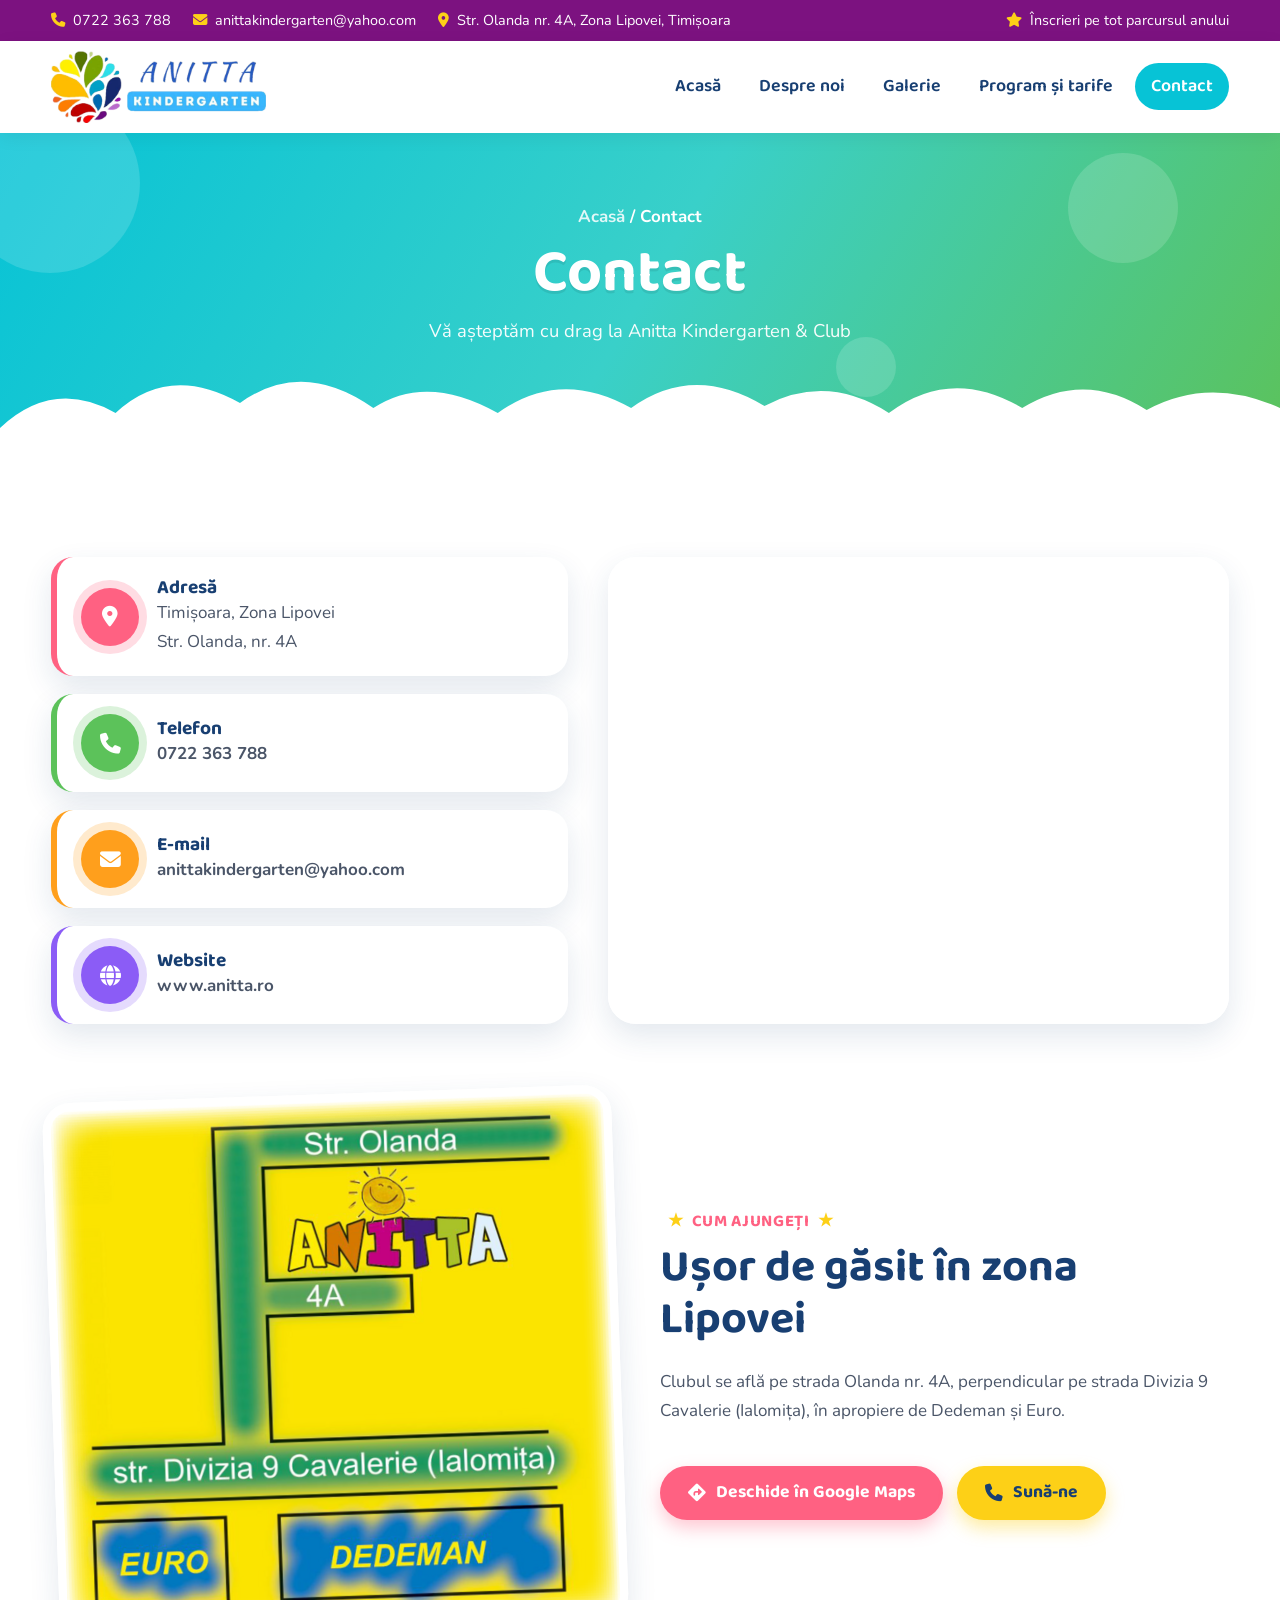
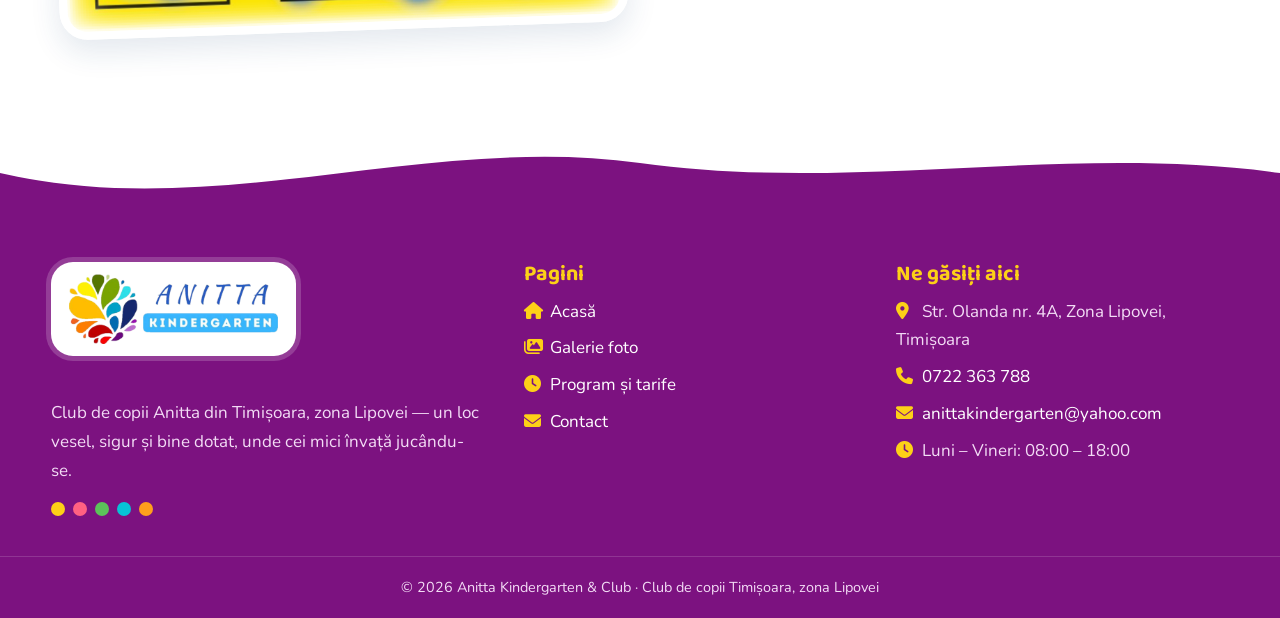
<file: contact.html>
<!DOCTYPE html>
<html lang="ro">
<head>
<meta charset="utf-8">
<meta name="viewport" content="width=device-width, initial-scale=1">
<title>Contact – Club de copii Anitta Timișoara</title>
<meta name="description" content="Contact Club de copii Anitta Timișoara: Str. Olanda nr. 4A, zona Lipovei. Telefon 0722 363 788.">
<meta name="keywords" content="club copii, grădiniță, timișoara, lipovei, calea lipovei, anitta">
<meta property="og:title" content="Contact – Club de copii Anitta Timișoara">
<meta property="og:description" content="Contact Club de copii Anitta Timișoara: Str. Olanda nr. 4A, zona Lipovei. Telefon 0722 363 788.">
<meta property="og:image" content="assets/img/galerie/despre-noi/a2.jpg">
<link rel="icon" href="assets/img/favicon-32.png" type="image/png" sizes="32x32">
<link rel="apple-touch-icon" href="assets/img/anitta-kindergarten-icon.png">
<link rel="preconnect" href="https://fonts.googleapis.com">
<link rel="preconnect" href="https://fonts.gstatic.com" crossorigin>
<link href="https://fonts.googleapis.com/css2?family=Baloo+2:wght@500;600;700;800&family=Nunito:wght@400;600;700;800&display=swap" rel="stylesheet">
<link rel="stylesheet" href="https://cdnjs.cloudflare.com/ajax/libs/font-awesome/6.5.2/css/all.min.css">
<link rel="stylesheet" href="assets/css/style.css">
</head>
<body>
<div class="topbar">
  <div class="container">
    <div class="topbar-info">
      <a href="tel:+40722363788"><i class="fa-solid fa-phone"></i> 0722 363 788</a>
      <a href="mailto:anittakindergarten@yahoo.com"><i class="fa-solid fa-envelope"></i> anittakindergarten@yahoo.com</a>
      <span class="topbar-address"><i class="fa-solid fa-location-dot"></i> Str. Olanda nr. 4A, Zona Lipovei, Timișoara</span>
    </div>
    <div class="topbar-social"><span><i class="fa-solid fa-star"></i> Înscrieri pe tot parcursul anului</span></div>
  </div>
</div>
<header class="site-header">
  <div class="container">
    <a class="logo" href="index.html" aria-label="Anitta - Acasă">
      <img src="assets/img/anitta-kindergarten-logo.png" alt="Anitta Kindergarten" width="600" height="201">
    </a>
    <button class="nav-toggle" aria-label="Meniu" aria-expanded="false"><i class="fa-solid fa-bars"></i></button>
    <nav class="nav" aria-label="Navigare principală"><ul><li><a href="index.html">Acasă</a></li><li><a href="index.html#despre">Despre noi</a></li><li><a href="galerie.html">Galerie</a></li><li><a href="program.html">Program și tarife</a></li><li><a href="contact.html" class="active">Contact</a></li></ul></nav>
  </div>
</header>
<main>
<section class="page-banner ">
  <span class="bubble"></span><span class="bubble"></span><span class="bubble"></span>
  <div class="container">
    <div class="crumbs"><a href="index.html">Acasă</a> / Contact</div>
    <h1>Contact</h1>
    <p>Vă așteptăm cu drag la Anitta Kindergarten &amp; Club</p>
  </div>
  <div class="cloud-divider" aria-hidden="true"><svg viewBox="0 0 1440 110" preserveAspectRatio="none"><path fill="#fff" d="M0 70 Q60 20 130 55 Q190 5 270 45 Q340 0 420 50 Q480 15 560 55 Q630 10 710 50 Q780 5 860 48 Q930 15 1000 55 Q1070 8 1150 50 Q1220 12 1290 52 Q1360 18 1440 50 V110 H0 Z"/></svg></div>
</section>
<section class="section">
  <div class="container contact-grid">
    <div class="contact-cards">
      <div class="contact-card c-pink reveal"><span class="icon"><i class="fa-solid fa-location-dot"></i></span><div><h4>Adresă</h4><p>Timișoara, Zona Lipovei<br>Str. Olanda, nr. 4A</p></div></div>
      <div class="contact-card c-green reveal"><span class="icon"><i class="fa-solid fa-phone"></i></span><div><h4>Telefon</h4><p><a href="tel:+40722363788">0722 363 788</a></p></div></div>
      <div class="contact-card c-orange reveal"><span class="icon"><i class="fa-solid fa-envelope"></i></span><div><h4>E-mail</h4><p><a href="mailto:anittakindergarten@yahoo.com">anittakindergarten@yahoo.com</a></p></div></div>
      <div class="contact-card c-violet reveal"><span class="icon"><i class="fa-solid fa-globe"></i></span><div><h4>Website</h4><p><a href="https://www.anitta.ro">www.anitta.ro</a></p></div></div>
    </div>
    <div class="map reveal">
      <iframe src="https://maps.google.com/maps?q=Strada%20Olanda%204A%2C%20Timi%C8%99oara&amp;z=16&amp;output=embed" title="Hartă Club de copii Anitta" loading="lazy" referrerpolicy="no-referrer-when-downgrade" allowfullscreen></iframe>
    </div>
  </div>
  <div class="container access-map">
    <div class="reveal"><img src="assets/img/harta-acces.png" alt="Schiță de acces: Str. Olanda 4A, lângă str. Divizia 9 Cavalerie, în spatele Dedeman" loading="lazy"></div>
    <div class="reveal">
      <span class="eyebrow">Cum ajungeți</span>
      <h2>Ușor de găsit în zona Lipovei</h2>
      <p>Clubul se află pe strada Olanda nr. 4A, perpendicular pe strada Divizia 9 Cavalerie (Ialomița), în apropiere de Dedeman și Euro.</p>
      <div class="btn-row mt-40">
        <a class="btn" href="https://www.google.com/maps/search/?api=1&amp;query=Strada%20Olanda%204A%2C%20Timi%C8%99oara" target="_blank" rel="noopener"><i class="fa-solid fa-diamond-turn-right"></i> Deschide în Google Maps</a>
        <a class="btn btn--yellow" href="tel:+40722363788"><i class="fa-solid fa-phone"></i> Sună-ne</a>
      </div>
    </div>
  </div>
</section>
</main>
<footer class="site-footer">
  <div class="wave" aria-hidden="true"><svg viewBox="0 0 1440 80" preserveAspectRatio="none"><path d="M0 40 C240 90 480 0 720 30 C960 60 1200 10 1440 40 V80 H0 Z"/></svg></div>
  <div class="container footer-grid">
    <div>
      <a class="footer-logo" href="index.html"><img src="assets/img/anitta-kindergarten-logo.png" alt="Anitta Kindergarten" width="600" height="201"></a>
      <p>Club de copii Anitta din Timișoara, zona Lipovei — un loc vesel, sigur și bine dotat, unde cei mici învață jucându-se.</p>
      <div class="dots"><span style="background:#fdd017"></span><span style="background:#ff6182"></span><span style="background:#5cc25a"></span><span style="background:#07c3d6"></span><span style="background:#ff9f1c"></span></div>
    </div>
    <div>
      <h4>Pagini</h4>
      <ul>
        <li><a href="index.html"><i class="fa-solid fa-house"></i> Acasă</a></li>
        <li><a href="galerie.html"><i class="fa-solid fa-images"></i> Galerie foto</a></li>
        <li><a href="program.html"><i class="fa-solid fa-clock"></i> Program și tarife</a></li>
        <li><a href="contact.html"><i class="fa-solid fa-envelope"></i> Contact</a></li>
      </ul>
    </div>
    <div>
      <h4>Ne găsiți aici</h4>
      <ul>
        <li><span><i class="fa-solid fa-location-dot"></i> Str. Olanda nr. 4A, Zona Lipovei, Timișoara</span></li>
        <li><a href="tel:+40722363788"><i class="fa-solid fa-phone"></i> 0722 363 788</a></li>
        <li><a href="mailto:anittakindergarten@yahoo.com"><i class="fa-solid fa-envelope"></i> anittakindergarten@yahoo.com</a></li>
        <li><span><i class="fa-solid fa-clock"></i> Luni – Vineri: 08:00 – 18:00</span></li>
      </ul>
    </div>
  </div>
  <div class="footer-bottom">© <span id="year">2026</span> Anitta Kindergarten &amp; Club · Club de copii Timișoara, zona Lipovei</div>
</footer>

<script src="assets/js/main.js"></script>
</body>
</html>
</file>
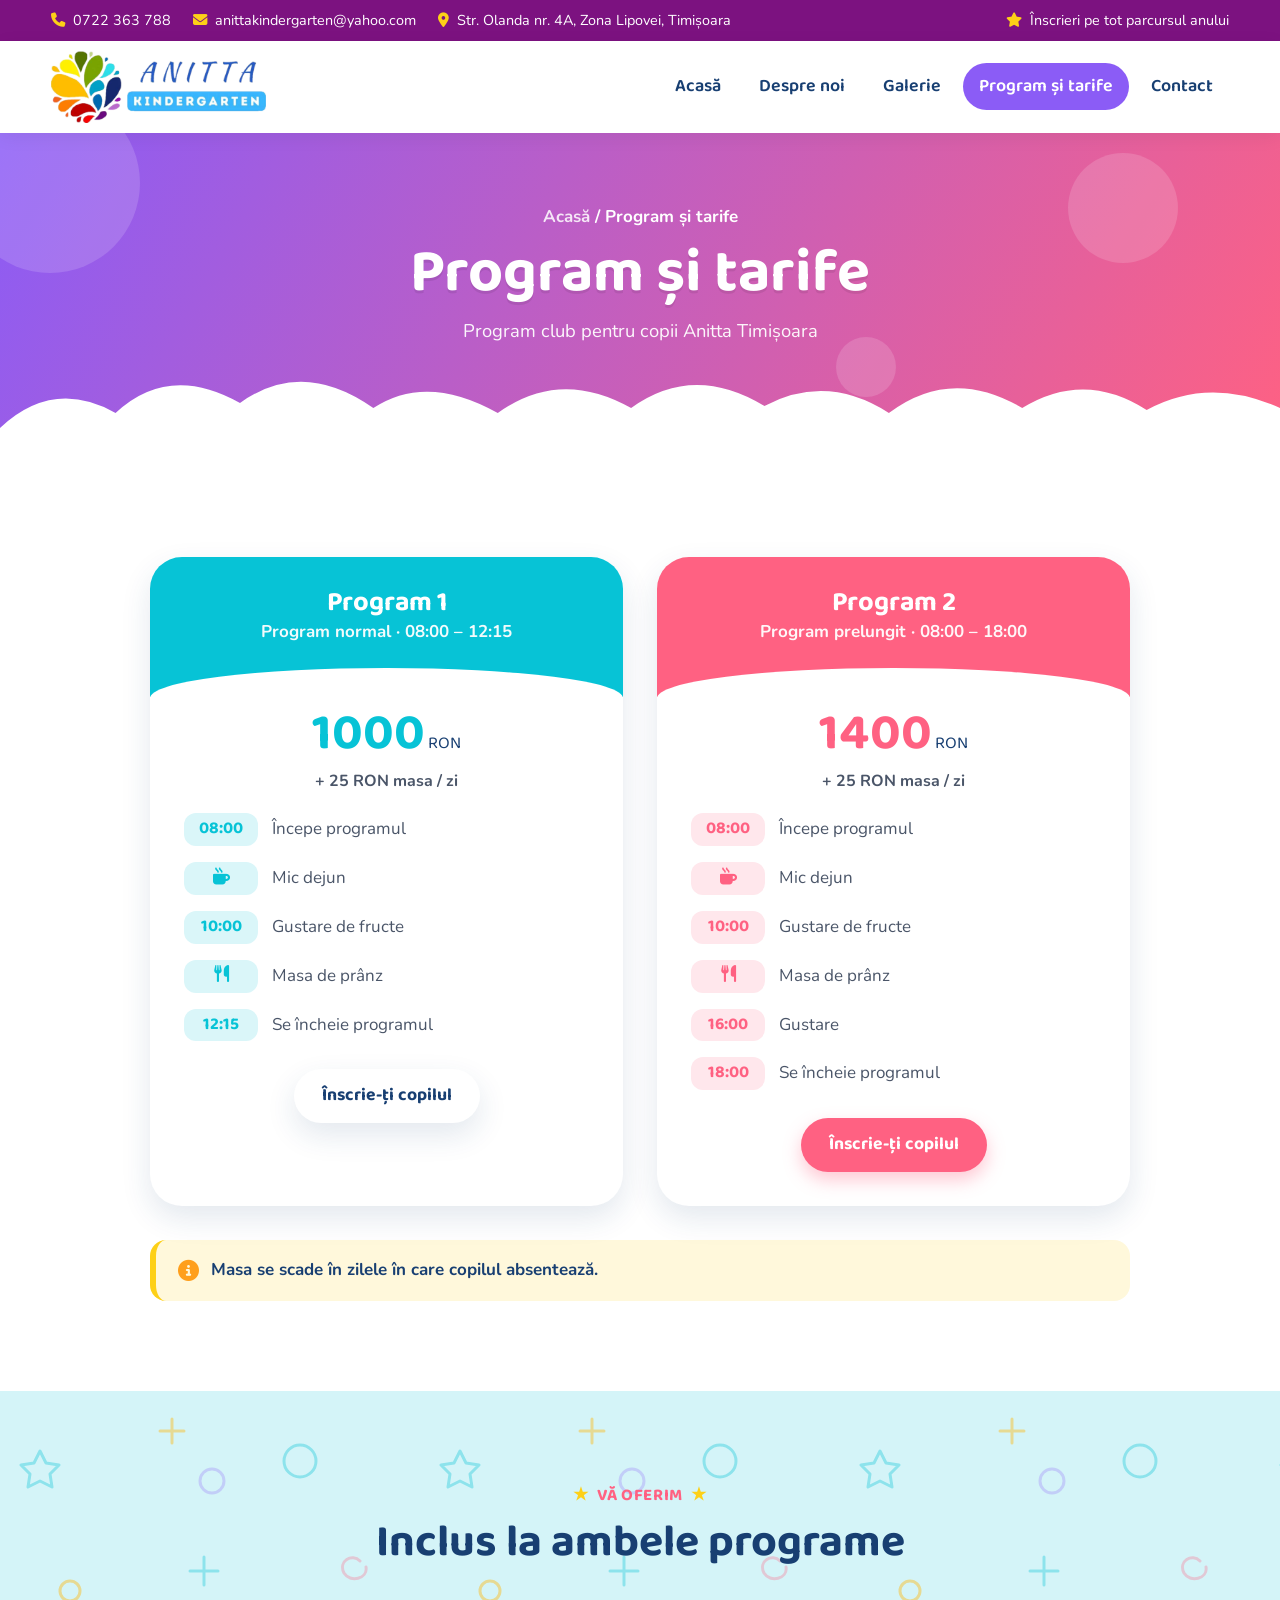
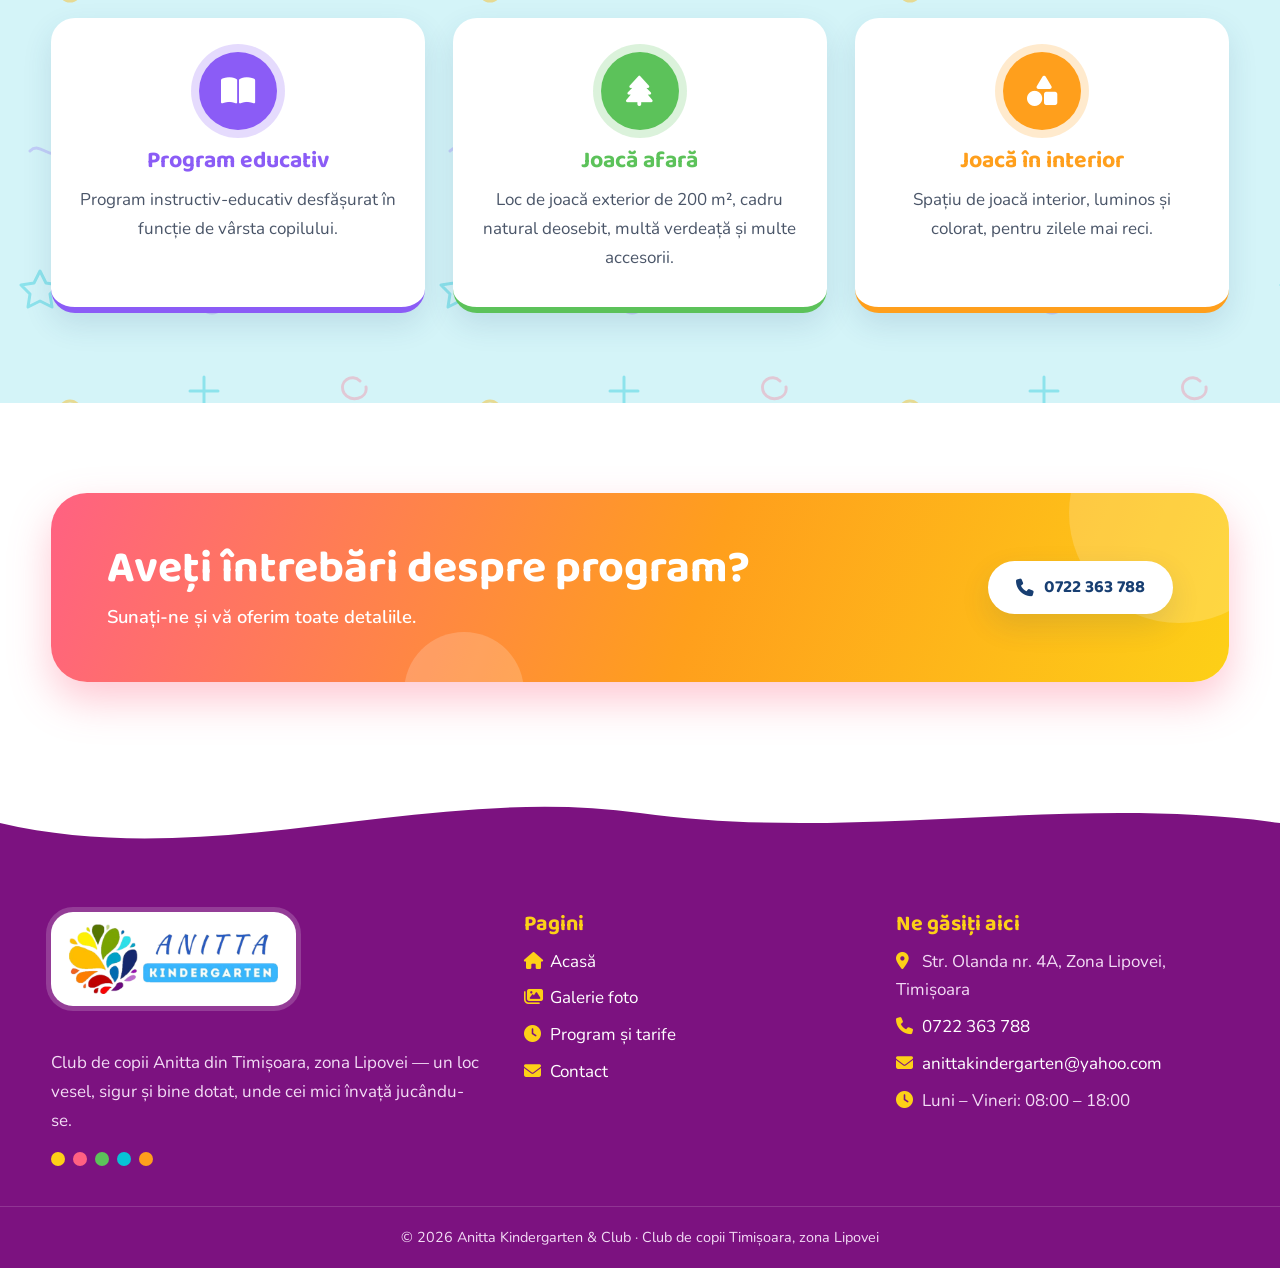
<file: program.html>
<!DOCTYPE html>
<html lang="ro">
<head>
<meta charset="utf-8">
<meta name="viewport" content="width=device-width, initial-scale=1">
<title>Program și tarife – Club de copii Anitta Timișoara</title>
<meta name="description" content="Program club pentru copii Anitta Timișoara: program normal 08:00–12:15 și program prelungit 08:00–18:00.">
<meta name="keywords" content="club copii, grădiniță, timișoara, lipovei, calea lipovei, anitta">
<meta property="og:title" content="Program și tarife – Club de copii Anitta Timișoara">
<meta property="og:description" content="Program club pentru copii Anitta Timișoara: program normal 08:00–12:15 și program prelungit 08:00–18:00.">
<meta property="og:image" content="assets/img/galerie/despre-noi/a2.jpg">
<link rel="icon" href="assets/img/favicon-32.png" type="image/png" sizes="32x32">
<link rel="apple-touch-icon" href="assets/img/anitta-kindergarten-icon.png">
<link rel="preconnect" href="https://fonts.googleapis.com">
<link rel="preconnect" href="https://fonts.gstatic.com" crossorigin>
<link href="https://fonts.googleapis.com/css2?family=Baloo+2:wght@500;600;700;800&family=Nunito:wght@400;600;700;800&display=swap" rel="stylesheet">
<link rel="stylesheet" href="https://cdnjs.cloudflare.com/ajax/libs/font-awesome/6.5.2/css/all.min.css">
<link rel="stylesheet" href="assets/css/style.css">
</head>
<body>
<div class="topbar">
  <div class="container">
    <div class="topbar-info">
      <a href="tel:+40722363788"><i class="fa-solid fa-phone"></i> 0722 363 788</a>
      <a href="mailto:anittakindergarten@yahoo.com"><i class="fa-solid fa-envelope"></i> anittakindergarten@yahoo.com</a>
      <span class="topbar-address"><i class="fa-solid fa-location-dot"></i> Str. Olanda nr. 4A, Zona Lipovei, Timișoara</span>
    </div>
    <div class="topbar-social"><span><i class="fa-solid fa-star"></i> Înscrieri pe tot parcursul anului</span></div>
  </div>
</div>
<header class="site-header">
  <div class="container">
    <a class="logo" href="index.html" aria-label="Anitta - Acasă">
      <img src="assets/img/anitta-kindergarten-logo.png" alt="Anitta Kindergarten" width="600" height="201">
    </a>
    <button class="nav-toggle" aria-label="Meniu" aria-expanded="false"><i class="fa-solid fa-bars"></i></button>
    <nav class="nav" aria-label="Navigare principală"><ul><li><a href="index.html">Acasă</a></li><li><a href="index.html#despre">Despre noi</a></li><li><a href="galerie.html">Galerie</a></li><li><a href="program.html" class="active">Program și tarife</a></li><li><a href="contact.html">Contact</a></li></ul></nav>
  </div>
</header>
<main>
<section class="page-banner banner--violet">
  <span class="bubble"></span><span class="bubble"></span><span class="bubble"></span>
  <div class="container">
    <div class="crumbs"><a href="index.html">Acasă</a> / Program și tarife</div>
    <h1>Program și tarife</h1>
    <p>Program club pentru copii Anitta Timișoara</p>
  </div>
  <div class="cloud-divider" aria-hidden="true"><svg viewBox="0 0 1440 110" preserveAspectRatio="none"><path fill="#fff" d="M0 70 Q60 20 130 55 Q190 5 270 45 Q340 0 420 50 Q480 15 560 55 Q630 10 710 50 Q780 5 860 48 Q930 15 1000 55 Q1070 8 1150 50 Q1220 12 1290 52 Q1360 18 1440 50 V110 H0 Z"/></svg></div>
</section>
<section class="section">
  <div class="container">
    <div class="pricing">
      <div class="price-card c-aqua reveal" id="pr1">
        <div class="head"><h3>Program 1</h3><div class="hours">Program normal · 08:00 – 12:15</div></div>
        <div class="price"><strong>1000</strong> RON<span>+ 25 RON masa / zi</span></div>
        <ul class="timeline">
          <li><span class="time">08:00</span> Începe programul</li>
          <li><span class="time"><i class="fa-solid fa-mug-hot"></i></span> Mic dejun</li>
          <li><span class="time">10:00</span> Gustare de fructe</li>
          <li><span class="time"><i class="fa-solid fa-utensils"></i></span> Masa de prânz</li>
          <li><span class="time">12:15</span> Se încheie programul</li>
        </ul>
        <div class="foot"><a class="btn btn--outline" href="contact.html">Înscrie-ți copilul</a></div>
      </div>
      <div class="price-card c-pink reveal" id="pr2">
        <div class="head"><h3>Program 2</h3><div class="hours">Program prelungit · 08:00 – 18:00</div></div>
        <div class="price"><strong>1400</strong> RON<span>+ 25 RON masa / zi</span></div>
        <ul class="timeline">
          <li><span class="time">08:00</span> Începe programul</li>
          <li><span class="time"><i class="fa-solid fa-mug-hot"></i></span> Mic dejun</li>
          <li><span class="time">10:00</span> Gustare de fructe</li>
          <li><span class="time"><i class="fa-solid fa-utensils"></i></span> Masa de prânz</li>
          <li><span class="time">16:00</span> Gustare</li>
          <li><span class="time">18:00</span> Se încheie programul</li>
        </ul>
        <div class="foot"><a class="btn" href="contact.html">Înscrie-ți copilul</a></div>
      </div>
    </div>
    <div class="note reveal"><i class="fa-solid fa-circle-info"></i> Masa se scade în zilele în care copilul absentează.</div>
  </div>
</section>

<section class="section section--pattern">
  <div class="container">
    <div class="section-head reveal">
      <span class="eyebrow">Vă oferim</span>
      <h2>Inclus la ambele programe</h2>
    </div>
    <div class="cards">
      <div class="card c-violet reveal"><span class="icon"><i class="fa-solid fa-book-open"></i></span><h3>Program educativ</h3><p>Program instructiv-educativ desfășurat în funcție de vârsta copilului.</p></div>
      <div class="card c-green reveal"><span class="icon"><i class="fa-solid fa-tree"></i></span><h3>Joacă afară</h3><p>Loc de joacă exterior de 200 m², cadru natural deosebit, multă verdeață și multe accesorii.</p></div>
      <div class="card c-orange reveal"><span class="icon"><i class="fa-solid fa-shapes"></i></span><h3>Joacă în interior</h3><p>Spațiu de joacă interior, luminos și colorat, pentru zilele mai reci.</p></div>
    </div>
  </div>
</section>

<section class="section">
  <div class="container">
    <div class="cta reveal">
      <div><h2>Aveți întrebări despre program?</h2><p>Sunați-ne și vă oferim toate detaliile.</p></div>
      <div class="btn-row"><a class="btn btn--outline" href="tel:+40722363788"><i class="fa-solid fa-phone"></i> 0722 363 788</a></div>
    </div>
  </div>
</section>
</main>
<footer class="site-footer">
  <div class="wave" aria-hidden="true"><svg viewBox="0 0 1440 80" preserveAspectRatio="none"><path d="M0 40 C240 90 480 0 720 30 C960 60 1200 10 1440 40 V80 H0 Z"/></svg></div>
  <div class="container footer-grid">
    <div>
      <a class="footer-logo" href="index.html"><img src="assets/img/anitta-kindergarten-logo.png" alt="Anitta Kindergarten" width="600" height="201"></a>
      <p>Club de copii Anitta din Timișoara, zona Lipovei — un loc vesel, sigur și bine dotat, unde cei mici învață jucându-se.</p>
      <div class="dots"><span style="background:#fdd017"></span><span style="background:#ff6182"></span><span style="background:#5cc25a"></span><span style="background:#07c3d6"></span><span style="background:#ff9f1c"></span></div>
    </div>
    <div>
      <h4>Pagini</h4>
      <ul>
        <li><a href="index.html"><i class="fa-solid fa-house"></i> Acasă</a></li>
        <li><a href="galerie.html"><i class="fa-solid fa-images"></i> Galerie foto</a></li>
        <li><a href="program.html"><i class="fa-solid fa-clock"></i> Program și tarife</a></li>
        <li><a href="contact.html"><i class="fa-solid fa-envelope"></i> Contact</a></li>
      </ul>
    </div>
    <div>
      <h4>Ne găsiți aici</h4>
      <ul>
        <li><span><i class="fa-solid fa-location-dot"></i> Str. Olanda nr. 4A, Zona Lipovei, Timișoara</span></li>
        <li><a href="tel:+40722363788"><i class="fa-solid fa-phone"></i> 0722 363 788</a></li>
        <li><a href="mailto:anittakindergarten@yahoo.com"><i class="fa-solid fa-envelope"></i> anittakindergarten@yahoo.com</a></li>
        <li><span><i class="fa-solid fa-clock"></i> Luni – Vineri: 08:00 – 18:00</span></li>
      </ul>
    </div>
  </div>
  <div class="footer-bottom">© <span id="year">2026</span> Anitta Kindergarten &amp; Club · Club de copii Timișoara, zona Lipovei</div>
</footer>

<script src="assets/js/main.js"></script>
</body>
</html>
</file>
<file: assets/css/style.css>
:root {
  --aqua: #07c3d6;
  --aqua-dark: #0596a6;
  --aqua-light: #d4f4f8;
  --pink: #ff6182;
  --pink-dark: #e8465f;
  --yellow: #fdd017;
  --orange: #ff9f1c;
  --green: #5cc25a;
  --purple: #7c1280;
  --violet: #8b5cf6;
  --navy: #183f72;
  --text: #4a5568;
  --white: #fff;
  --radius: 24px;
  --shadow: 0 12px 30px rgba(24, 63, 114, 0.12);
  --font-head: "Baloo 2", "Comic Sans MS", cursive;
  --font-body: "Nunito", "Segoe UI", Arial, sans-serif;
}

*, *::before, *::after { box-sizing: border-box; }

html { scroll-behavior: smooth; }

body {
  margin: 0;
  font-family: var(--font-body);
  font-size: 17px;
  line-height: 1.7;
  color: var(--text);
  background: var(--white);
  overflow-x: hidden;
}

img { max-width: 100%; display: block; }

a { color: var(--pink); text-decoration: none; transition: color .2s; }
a:hover { color: var(--pink-dark); }

h1, h2, h3, h4 {
  font-family: var(--font-head);
  color: var(--navy);
  line-height: 1.15;
  margin: 0 0 .5em;
}

h1 { font-size: clamp(2.4rem, 5vw, 3.8rem); }
h2 { font-size: clamp(2rem, 3.6vw, 2.8rem); }
h3 { font-size: 1.45rem; }

.container { width: min(1180px, 92%); margin: 0 auto; }

.section { padding: 90px 0; position: relative; }
.section--aqua { background: var(--aqua-light); }
.section--pattern {
  background-color: var(--aqua-light);
  background-image: url("../img/pattern.svg");
  background-size: 420px;
}

.section-head { text-align: center; max-width: 720px; margin: 0 auto 50px; }
.eyebrow {
  display: inline-block;
  font-family: var(--font-head);
  font-weight: 700;
  font-size: 1.05rem;
  color: var(--pink);
  letter-spacing: .04em;
  text-transform: uppercase;
  margin-bottom: 6px;
}
.eyebrow::before, .eyebrow::after { content: "★"; color: var(--yellow); margin: 0 8px; }

/* ---------- Top bar & header ---------- */
.topbar {
  background: var(--purple);
  color: #fff;
  font-size: .9rem;
}
.topbar .container { display: flex; justify-content: space-between; align-items: center; gap: 16px; padding: 8px 0; flex-wrap: wrap; }
.topbar a { color: #fff; }
.topbar a:hover { color: var(--yellow); }
.topbar span, .topbar a { display: inline-flex; align-items: center; gap: 8px; }
.topbar .topbar-info { display: flex; gap: 22px; flex-wrap: wrap; }
.topbar i { color: var(--yellow); }

.site-header {
  position: sticky;
  top: 0;
  z-index: 50;
  background: rgba(255, 255, 255, .96);
  backdrop-filter: blur(6px);
  box-shadow: 0 4px 18px rgba(0, 0, 0, .06);
}
.site-header .container { display: flex; align-items: center; justify-content: space-between; padding: 10px 0; }
.logo { display: flex; align-items: center; gap: 12px; }
.logo img { height: 72px; width: auto; transition: transform .3s; }
.logo:hover img { transform: scale(1.04) rotate(-1deg); }

.nav ul { list-style: none; display: flex; gap: 6px; margin: 0; padding: 0; align-items: center; }
.nav a {
  font-family: var(--font-head);
  font-weight: 600;
  font-size: 1.12rem;
  color: var(--navy);
  padding: 8px 16px;
  border-radius: 999px;
  display: block;
}
.nav a:hover { color: var(--pink); background: #fff0f3; }
.nav a.active { color: #fff; background: var(--pink); }
.nav li:nth-child(2) a.active { background: var(--orange); }
.nav li:nth-child(3) a.active { background: var(--green); }
.nav li:nth-child(4) a.active { background: var(--violet); }
.nav li:nth-child(5) a.active { background: var(--aqua); }

.nav-toggle {
  display: none;
  background: var(--pink);
  color: #fff;
  border: 0;
  width: 46px; height: 46px;
  border-radius: 14px;
  font-size: 1.3rem;
  cursor: pointer;
}

/* ---------- Buttons ---------- */
.btn {
  display: inline-flex;
  align-items: center;
  gap: 10px;
  font-family: var(--font-head);
  font-weight: 700;
  font-size: 1.1rem;
  padding: 12px 28px;
  border-radius: 999px;
  border: 0;
  cursor: pointer;
  transition: transform .2s, box-shadow .2s, background .2s;
  color: #fff;
  background: var(--pink);
  box-shadow: 0 8px 18px rgba(255, 97, 130, .35);
}
.btn:hover { color: #fff; transform: translateY(-3px); background: var(--pink-dark); }
.btn--yellow { background: var(--yellow); color: var(--navy); box-shadow: 0 8px 18px rgba(253, 208, 23, .4); }
.btn--yellow:hover { background: #f5c400; color: var(--navy); }
.btn--outline { background: #fff; color: var(--navy); box-shadow: var(--shadow); }
.btn--outline:hover { background: var(--navy); color: #fff; }
.btn-row { display: flex; gap: 14px; flex-wrap: wrap; }

/* ---------- Hero ---------- */
.hero {
  position: relative;
  background-color: var(--aqua-light);
  background-image: url("../img/pattern.svg");
  background-size: 420px;
  padding: 70px 0 150px;
  overflow: hidden;
}
.hero .container { display: grid; grid-template-columns: 1.05fr 1fr; gap: 50px; align-items: center; position: relative; z-index: 2; }
.hero h1 span { color: var(--pink); }
.hero h1 .c1 { color: var(--orange); }
.hero h1 .c2 { color: var(--green); }
.hero h1 .c3 { color: var(--violet); }
.hero h1 .c4 { color: var(--aqua-dark); }
.hero-badge {
  display: inline-flex; align-items: center; gap: 8px;
  background: #fff; color: var(--purple);
  font-weight: 700; padding: 6px 16px; border-radius: 999px;
  box-shadow: var(--shadow); margin-bottom: 18px; font-size: .95rem;
}
.hero-badge i { color: var(--orange); }
.hero p.lead { font-size: 1.2rem; max-width: 520px; margin-bottom: 28px; }
.hero-highlight {
  display: inline-block;
  background: var(--yellow);
  color: var(--navy);
  font-family: var(--font-head);
  font-weight: 700;
  padding: 2px 14px;
  border-radius: 12px;
  transform: rotate(-1.5deg);
}
.hero-media { position: relative; }
.hero-media .blob {
  border-radius: 58% 42% 46% 54% / 50% 56% 44% 50%;
  overflow: hidden;
  border: 10px solid #fff;
  box-shadow: var(--shadow);
  aspect-ratio: 1 / 1;
}
.hero-media .blob img { width: 100%; height: 100%; object-fit: cover; }
.float-card {
  position: absolute;
  background: #fff;
  border-radius: 18px;
  padding: 12px 18px;
  box-shadow: var(--shadow);
  display: flex; align-items: center; gap: 12px;
  font-family: var(--font-head); font-weight: 700; color: var(--navy);
  line-height: 1.2;
  animation: bob 4s ease-in-out infinite;
}
.float-card small { display: block; font-family: var(--font-body); font-weight: 600; color: var(--text); font-size: .8rem; }
.float-card .icon { width: 44px; height: 44px; font-size: 1.1rem; }
.float-card--a { left: -30px; bottom: 40px; }
.float-card--b { right: -10px; top: 30px; animation-delay: -2s; }

.hero-rainbow { position: absolute; left: -60px; bottom: 40px; width: 360px; opacity: .9; z-index: 1; }
.hero-sun { position: absolute; right: 6%; top: 30px; width: 90px; z-index: 1; animation: spin 30s linear infinite; }

.cloud-divider { position: absolute; left: 0; right: 0; bottom: -1px; z-index: 3; line-height: 0; }
.cloud-divider svg { width: 100%; height: 110px; display: block; }

.wave { line-height: 0; }
.wave svg { width: 100%; height: 80px; display: block; }

@keyframes bob { 0%, 100% { transform: translateY(0); } 50% { transform: translateY(-10px); } }
@keyframes spin { to { transform: rotate(360deg); } }

/* ---------- Page banner ---------- */
.page-banner {
  position: relative;
  background: linear-gradient(120deg, var(--aqua) 0%, #39d0c9 50%, var(--green) 100%);
  color: #fff;
  text-align: center;
  padding: 70px 0 120px;
  overflow: hidden;
}
.page-banner.banner--violet { background: linear-gradient(120deg, var(--violet) 0%, var(--pink) 100%); }
.page-banner.banner--sun { background: linear-gradient(120deg, var(--orange) 0%, var(--yellow) 100%); }
.page-banner h1 { color: #fff; margin-bottom: 6px; text-shadow: 0 3px 0 rgba(0, 0, 0, .08); }
.page-banner p { font-size: 1.15rem; margin: 0; opacity: .95; }
.page-banner .crumbs { font-weight: 700; margin-bottom: 8px; }
.page-banner .crumbs a { color: #fff; opacity: .85; }
.page-banner .bubble { position: absolute; border-radius: 50%; background: rgba(255, 255, 255, .15); }
.page-banner .bubble:nth-of-type(1) { width: 180px; height: 180px; left: -40px; top: -40px; }
.page-banner .bubble:nth-of-type(2) { width: 110px; height: 110px; right: 8%; top: 20px; }
.page-banner .bubble:nth-of-type(3) { width: 60px; height: 60px; right: 30%; bottom: 70px; }

/* ---------- About ---------- */
.about-grid { display: grid; grid-template-columns: 1fr 1fr; gap: 60px; align-items: center; }
.collage { position: relative; display: grid; grid-template-columns: 1fr 1fr; gap: 16px; }
.collage img { border-radius: var(--radius); box-shadow: var(--shadow); object-fit: cover; width: 100%; height: 100%; }
.collage .tall { grid-row: span 2; aspect-ratio: 3 / 4; border: 6px solid var(--yellow); }
.collage .sq { aspect-ratio: 4 / 3; }
.collage .sq:nth-child(2) { border: 6px solid var(--pink); }
.collage .sq:nth-child(3) { border: 6px solid var(--green); }
.check-list { list-style: none; padding: 0; margin: 20px 0 30px; display: grid; gap: 10px; }
.check-list li { display: flex; gap: 12px; align-items: flex-start; }
.check-list i { color: #fff; background: var(--green); border-radius: 50%; width: 26px; height: 26px; display: inline-grid; place-items: center; font-size: .75rem; flex-shrink: 0; margin-top: 3px; }
.check-list li:nth-child(2) i { background: var(--orange); }
.check-list li:nth-child(3) i { background: var(--pink); }
.check-list li:nth-child(4) i { background: var(--violet); }

/* ---------- Feature cards ---------- */
.cards { display: grid; grid-template-columns: repeat(3, 1fr); gap: 28px; }
.card {
  background: #fff;
  border-radius: var(--radius);
  padding: 34px 28px;
  box-shadow: var(--shadow);
  text-align: center;
  border-bottom: 6px solid var(--c, var(--aqua));
  transition: transform .25s;
}
.card:hover { transform: translateY(-8px); }
.card h3 { color: var(--c, var(--navy)); }
.card p { margin: 0; }
.icon {
  width: 78px; height: 78px;
  border-radius: 50%;
  display: inline-grid; place-items: center;
  font-size: 1.9rem;
  color: #fff;
  background: var(--c, var(--aqua));
  margin-bottom: 18px;
  box-shadow: 0 0 0 8px color-mix(in srgb, var(--c, var(--aqua)) 22%, transparent);
}
.c-pink { --c: var(--pink); }
.c-orange { --c: var(--orange); }
.c-green { --c: var(--green); }
.c-violet { --c: var(--violet); }
.c-aqua { --c: var(--aqua); }
.c-yellow { --c: #f2b705; }
.c-purple { --c: var(--purple); }

/* ---------- Activities ---------- */
.activity-grid { display: grid; grid-template-columns: repeat(4, 1fr); gap: 24px; }
.activity {
  position: relative;
  border-radius: var(--radius);
  overflow: hidden;
  box-shadow: var(--shadow);
  background: #fff;
  color: var(--text);
  transition: transform .25s;
}
.activity:hover { transform: translateY(-8px) rotate(-1deg); color: var(--text); }
.activity img { aspect-ratio: 4 / 3; object-fit: cover; width: 100%; }
.activity .body { padding: 18px 20px 22px; }
.activity h3 { margin-bottom: 4px; font-size: 1.3rem; color: var(--c); }
.activity p { margin: 0; font-size: .95rem; }
.activity .tag {
  position: absolute; top: 14px; left: 14px;
  background: var(--c); color: #fff;
  font-weight: 800; font-size: .8rem;
  padding: 4px 12px; border-radius: 999px;
}

/* ---------- Pricing / program ---------- */
.pricing { display: grid; grid-template-columns: repeat(2, 1fr); gap: 34px; max-width: 980px; margin: 0 auto; }
.price-card {
  background: #fff;
  border-radius: 32px;
  box-shadow: var(--shadow);
  overflow: hidden;
  position: relative;
}
.price-card .head {
  background: var(--c);
  color: #fff;
  padding: 30px 30px 50px;
  text-align: center;
  position: relative;
}
.price-card .head h3 { color: #fff; font-size: 1.7rem; margin: 0; }
.price-card .head .hours { font-weight: 700; opacity: .95; }
.price-card .head::after {
  content: "";
  position: absolute; left: 0; right: 0; bottom: -1px; height: 30px;
  background: #fff;
  border-radius: 50% 50% 0 0 / 100% 100% 0 0;
}
.price {
  text-align: center;
  font-family: var(--font-head);
  color: var(--navy);
  margin-top: -6px;
}
.price strong { font-size: 3.2rem; color: var(--c); }
.price span { display: block; font-size: 1rem; font-family: var(--font-body); color: var(--text); font-weight: 700; margin-top: -10px; }
.price-card ul { list-style: none; padding: 10px 34px 0; margin: 0; }
.price-card li { padding: 9px 0; border-bottom: 2px dashed #e6eef5; display: flex; gap: 12px; align-items: center; }
.price-card li:last-child { border-bottom: 0; }
.price-card li i { color: var(--c); width: 20px; text-align: center; }
.price-card .foot { padding: 20px 34px 34px; text-align: center; }
.ribbon {
  position: absolute; top: 18px; right: -40px;
  background: var(--yellow); color: var(--navy);
  font-weight: 800; font-size: .8rem;
  padding: 4px 46px; transform: rotate(40deg);
  z-index: 2;
}
.note {
  max-width: 980px;
  margin: 34px auto 0;
  background: #fff8db;
  border-left: 6px solid var(--yellow);
  border-radius: 16px;
  padding: 16px 22px;
  font-weight: 700;
  color: var(--navy);
  display: flex; gap: 12px; align-items: center;
}
.note i { color: var(--orange); font-size: 1.3rem; }

.timeline { list-style: none; margin: 0; padding: 10px 34px 0; position: relative; }
.timeline li { display: grid; grid-template-columns: 74px 1fr; gap: 14px; padding: 8px 0; border: 0; align-items: center; }
.timeline .time {
  font-family: var(--font-head); font-weight: 700;
  background: color-mix(in srgb, var(--c) 15%, #fff);
  color: var(--c);
  border-radius: 12px; text-align: center; padding: 2px 0;
}

/* ---------- Gallery ---------- */
.gallery-strip { display: grid; grid-template-columns: repeat(6, 1fr); gap: 14px; }
.gallery-strip a { border-radius: 18px; overflow: hidden; aspect-ratio: 1 / 1; box-shadow: var(--shadow); }
.gallery-strip img { width: 100%; height: 100%; object-fit: cover; transition: transform .4s; }
.gallery-strip a:hover img { transform: scale(1.1); }

.tabs { display: flex; justify-content: center; gap: 12px; flex-wrap: wrap; margin-bottom: 40px; }
.tab {
  font-family: var(--font-head); font-weight: 700; font-size: 1.15rem;
  border: 3px solid var(--c); color: var(--c); background: #fff;
  padding: 8px 24px; border-radius: 999px; cursor: pointer;
  display: inline-flex; gap: 10px; align-items: center;
}
.tab .count { background: var(--c); color: #fff; border-radius: 999px; font-size: .8rem; padding: 0 8px; }
.tab.active, .tab:hover { background: var(--c); color: #fff; }
.tab.active .count, .tab:hover .count { background: #fff; color: var(--c); }

.album { display: none; }
.album.active { display: block; animation: fade .4s; }
.album-group { margin-bottom: 46px; }
.album-group h3 { display: flex; align-items: center; gap: 12px; }
.album-group h3::before { content: ""; width: 14px; height: 14px; border-radius: 50%; background: var(--c); box-shadow: 18px 0 0 var(--yellow), 36px 0 0 var(--pink); margin-right: 40px; }
.photo-grid { display: grid; grid-template-columns: repeat(auto-fill, minmax(210px, 1fr)); gap: 14px; }
.photo-grid a { border-radius: 18px; overflow: hidden; aspect-ratio: 4 / 3; background: var(--aqua-light); box-shadow: 0 6px 16px rgba(24, 63, 114, .1); }
.photo-grid img { width: 100%; height: 100%; object-fit: cover; transition: transform .4s; }
.photo-grid a:hover img { transform: scale(1.08); }

@keyframes fade { from { opacity: 0; transform: translateY(10px); } to { opacity: 1; transform: none; } }

.lightbox {
  position: fixed; inset: 0; z-index: 100;
  background: rgba(15, 30, 60, .92);
  display: none; align-items: center; justify-content: center;
}
.lightbox.open { display: flex; }
.lightbox img { max-width: 90vw; max-height: 82vh; border-radius: 16px; border: 6px solid #fff; }
.lightbox button {
  position: absolute; border: 0; cursor: pointer;
  width: 54px; height: 54px; border-radius: 50%;
  background: var(--pink); color: #fff; font-size: 1.3rem;
}
.lightbox .lb-close { top: 20px; right: 20px; background: #fff; color: var(--navy); }
.lightbox .lb-prev { left: 20px; }
.lightbox .lb-next { right: 20px; }
.lightbox .lb-count { position: absolute; bottom: 20px; color: #fff; font-weight: 700; }

/* ---------- CTA band ---------- */
.cta {
  background: linear-gradient(110deg, var(--pink) 0%, var(--orange) 55%, var(--yellow) 100%);
  border-radius: 36px;
  padding: 50px 56px;
  color: #fff;
  display: flex; align-items: center; justify-content: space-between; gap: 30px; flex-wrap: wrap;
  position: relative; overflow: hidden;
  box-shadow: 0 18px 40px rgba(255, 97, 130, .35);
}
.cta h2 { color: #fff; margin: 0 0 6px; }
.cta p { margin: 0; font-size: 1.15rem; font-weight: 600; }
.cta::before, .cta::after { content: ""; position: absolute; border-radius: 50%; background: rgba(255, 255, 255, .18); }
.cta::before { width: 220px; height: 220px; right: -60px; top: -90px; }
.cta::after { width: 120px; height: 120px; left: 30%; bottom: -70px; }
.cta > * { position: relative; z-index: 1; }

/* ---------- Contact ---------- */
.contact-grid { display: grid; grid-template-columns: 1fr 1.2fr; gap: 40px; align-items: stretch; }
.contact-cards { display: grid; gap: 18px; }
.contact-card {
  display: flex; align-items: center; gap: 18px;
  background: #fff; border-radius: 22px; padding: 20px 24px;
  box-shadow: var(--shadow);
  border-left: 6px solid var(--c);
}
.contact-card .icon { width: 58px; height: 58px; font-size: 1.3rem; margin: 0; flex-shrink: 0; }
.contact-card h4 { margin: 0; font-size: 1.2rem; }
.contact-card p { margin: 0; }
.contact-card a { color: var(--text); font-weight: 700; }
.contact-card a:hover { color: var(--pink); }
.map {
  border-radius: 28px; overflow: hidden;
  box-shadow: var(--shadow);
  border: 8px solid #fff;
  min-height: 380px;
}
.map iframe { width: 100%; height: 100%; min-height: 380px; border: 0; display: block; }
.access-map { display: grid; grid-template-columns: 1fr 1fr; gap: 40px; align-items: center; margin-top: 70px; }
.access-map img { border-radius: 28px; box-shadow: var(--shadow); transform: rotate(-2deg); border: 8px solid #fff; }

/* ---------- Footer ---------- */
.site-footer { background: var(--purple); color: #f3dcf5; position: relative; margin-top: 90px; }
.site-footer .wave { position: absolute; top: -79px; left: 0; right: 0; }
.site-footer .wave path { fill: var(--purple); }
.footer-grid { display: grid; grid-template-columns: 1.3fr 1fr 1fr; gap: 40px; padding: 50px 0 40px; }
.site-footer h4 { color: var(--yellow); font-size: 1.35rem; }
.site-footer a { color: #fff; }
.site-footer a:hover { color: var(--yellow); }
.site-footer ul { list-style: none; padding: 0; margin: 0; display: grid; gap: 8px; }
.site-footer ul i { color: var(--yellow); width: 22px; }
.footer-logo { display: inline-block; background: #fff; padding: 12px 18px; border-radius: 22px; margin-bottom: 16px; box-shadow: 0 0 0 5px rgba(255, 255, 255, .18); }
.footer-logo img { height: 70px; width: auto; }
.footer-bottom { border-top: 1px solid rgba(255, 255, 255, .15); padding: 18px 0; font-size: .9rem; text-align: center; }
.dots { display: flex; gap: 8px; margin-top: 16px; }
.dots span { width: 14px; height: 14px; border-radius: 50%; }

/* ---------- Utilities ---------- */
.text-center { text-align: center; }
.mt-40 { margin-top: 40px; }
.reveal { opacity: 0; transform: translateY(30px); transition: opacity .7s, transform .7s; }
.reveal.visible { opacity: 1; transform: none; }

/* ---------- Responsive ---------- */
@media (max-width: 1024px) {
  .activity-grid { grid-template-columns: repeat(2, 1fr); }
  .gallery-strip { grid-template-columns: repeat(3, 1fr); }
  .footer-grid { grid-template-columns: 1fr 1fr; }
}

@media (max-width: 900px) {
  .nav-toggle { display: inline-grid; place-items: center; }
  .nav {
    position: absolute; top: 100%; left: 0; right: 0;
    background: #fff;
    box-shadow: 0 12px 20px rgba(0, 0, 0, .08);
    max-height: 0; overflow: hidden;
    transition: max-height .35s;
  }
  .nav.open { max-height: 420px; }
  .nav ul { flex-direction: column; align-items: stretch; padding: 10px 4%; }
  .nav a { padding: 12px 18px; }
  .hero .container, .about-grid, .contact-grid, .access-map { grid-template-columns: 1fr; }
  .hero { padding-top: 40px; }
  .hero-media { max-width: 460px; margin: 0 auto; }
  .cards { grid-template-columns: 1fr 1fr; }
  .pricing { grid-template-columns: 1fr; }
  .topbar .topbar-address { display: none; }
}

@media (max-width: 600px) {
  body { font-size: 16px; }
  .section { padding: 64px 0; }
  .cards, .activity-grid, .footer-grid { grid-template-columns: 1fr; }
  .gallery-strip { grid-template-columns: repeat(2, 1fr); }
  .logo img { height: 56px; }
  .float-card--a { left: 0; }
  .float-card--b { right: 0; }
  .cta { padding: 36px 28px; }
  .topbar .container { justify-content: center; }
  .topbar .topbar-social { display: none; }
}

@media (prefers-reduced-motion: reduce) {
  *, *::before, *::after { animation: none !important; transition: none !important; }
  .reveal { opacity: 1; transform: none; }
}

@media (max-width: 600px) {
  .topbar .topbar-info { gap: 2px 18px; justify-content: center; }
  .topbar .topbar-info a[href^="mailto"] { display: none; }
}
</file>
